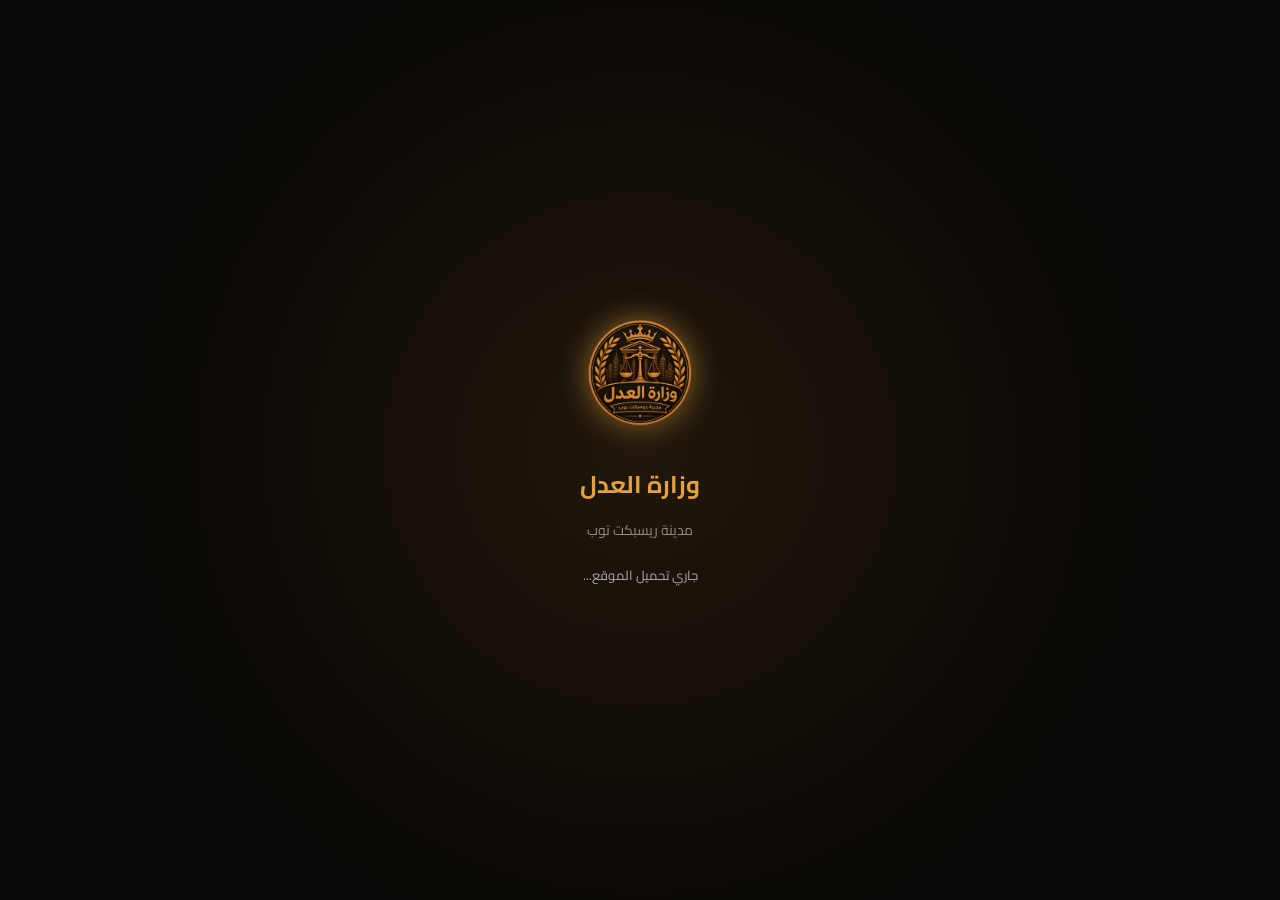
<file: index.html>
<!DOCTYPE html>
<html lang="ar" dir="rtl">

<head>
    <meta charset="UTF-8">
    <meta name="viewport" content="width=device-width, initial-scale=1.0">
    <title>وزارة العدل | ريسبكت توب</title>
    <link rel="stylesheet" href="css/style.css">
</head>

<body>

    <!-- شاشة التحميل (Loading Screen) -->
    <div id="loading-screen">
        <div style="text-align: center;">
            <img src="assets/logo.png" alt="شعار وزارة العدل" style="width: 120px; margin-bottom: 20px; filter: drop-shadow(0 0 15px rgba(228, 160, 59, 0.6));">
            <h2 style="color: #e4a03b; font-size: 24px; margin-bottom: 10px;">وزارة العدل</h2>
            <p style="color: #958b80; font-size: 14px; margin-bottom: 20px;">مدينة ريسبكت توب</p>
            <div style="color: #aaa; font-size: 13px;">جاري تحميل الموقع...</div>
        </div>
    </div>

  <!-- الشريط العلوي (Navbar) -->
    <header class="navbar">
        <div class="nav-logo">
            <img src="assets/logo.png" alt="وزارة العدل">
            <div>
                <strong>وزارة العدل</strong>
                <small>ريسبكت توب</small>
            </div>
        </div>

        <!-- حط الرابط هنا (لاحظ أننا نكتب pages/ قبل اسم الملف لأننا في الصفحة الرئيسية) -->
        <nav>
            <a href="index.html" class="active">الرئيسية</a>
            <a href="pages/constitution.html">دستور الدولة</a>
            <a href="pages/ministry-laws.html">قوانين وزارة العدل</a>
        </nav>
    </header>
    <!-- محتوى الصفحة الرئيسية -->
    <main class="hero">
        <div class="hero-content">
            <h1>مرحباً بك في بوابة وزارة العدل</h1>
            <p>المرجع الأساسي لتطبيق القوانين، حفظ الحقوق، وتحقيق العدالة في مدينة ريسبكت توب.</p>
        </div>
    </main>

    <script src="js/script.js"></script>
</body>

</html>
</file>
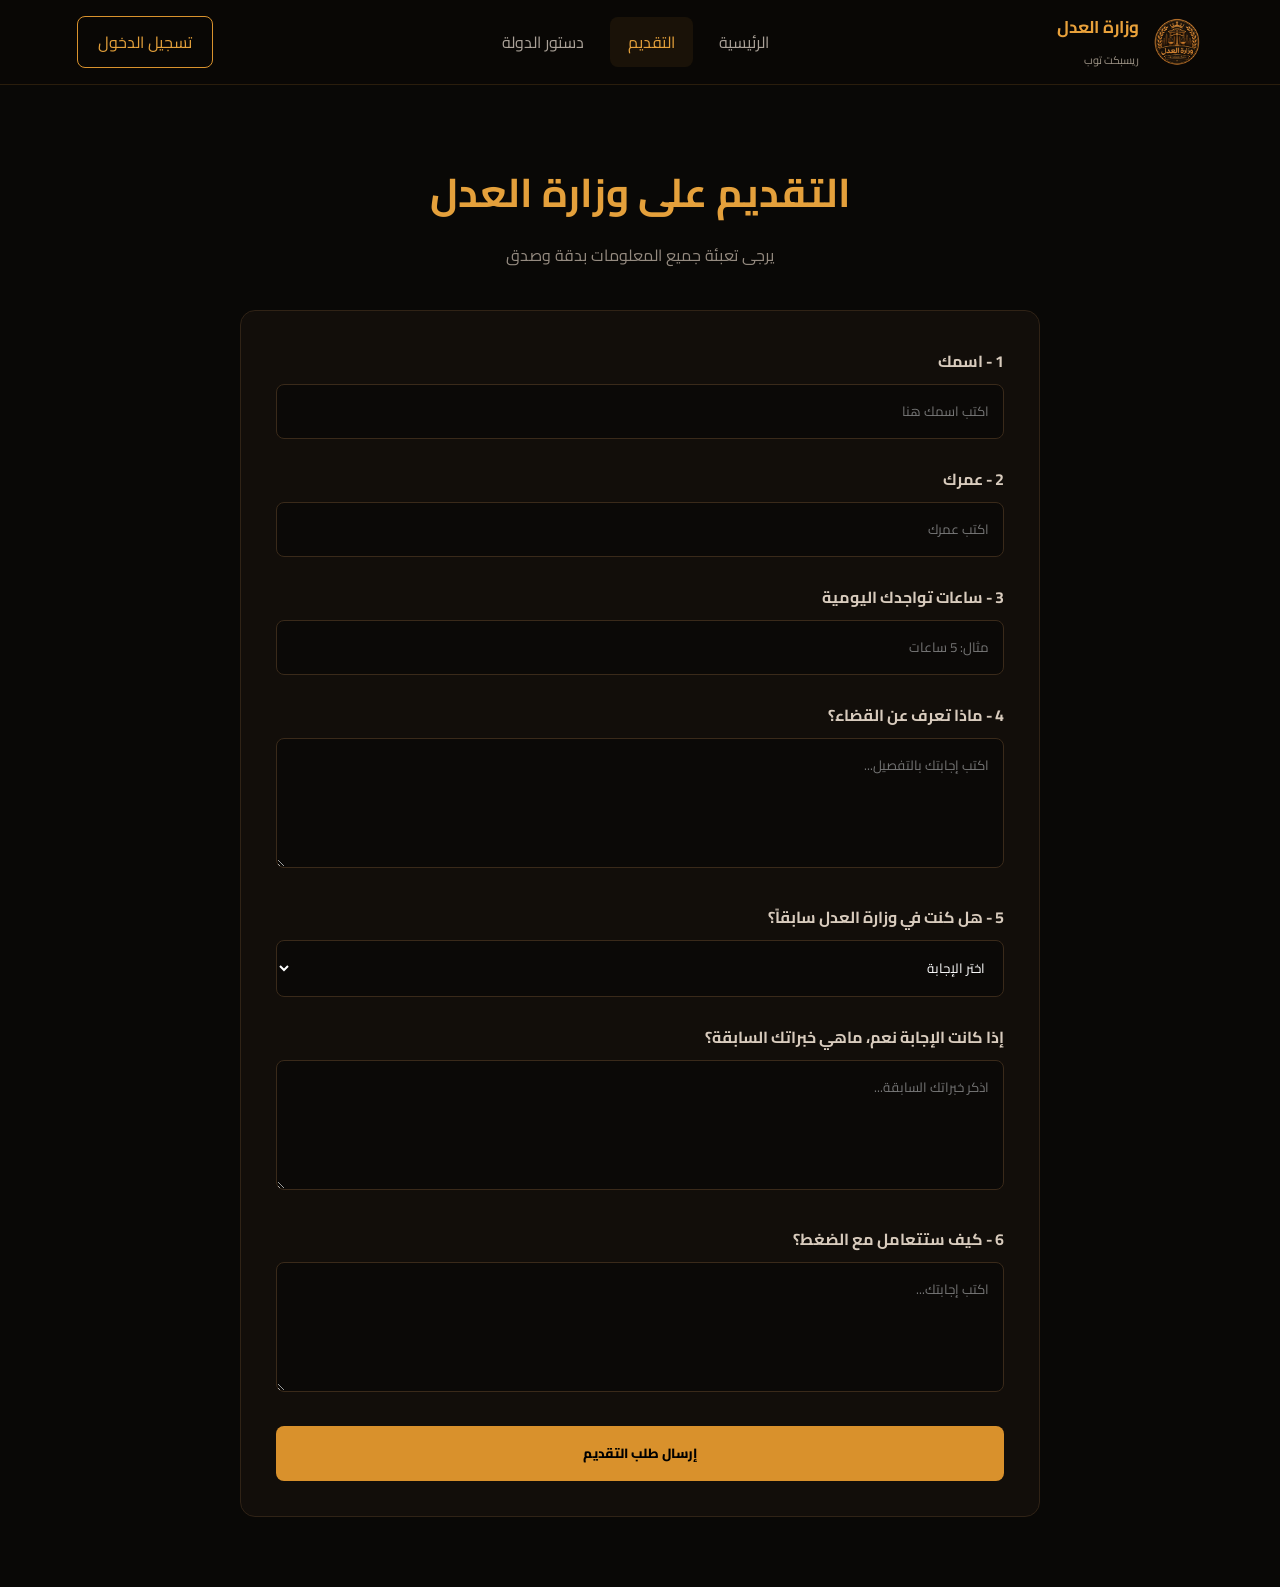
<file: pages/apply.html>
<!DOCTYPE html>
<html lang="ar" dir="rtl">

<head>

    <meta charset="UTF-8">

    <meta name="viewport" content="width=device-width, initial-scale=1.0">

    <title>التقديم | وزارة العدل</title>

    <link rel="stylesheet" href="../css/style.css">

    <style>

        .application {
            max-width: 850px;
            margin: 70px auto;
            padding: 0 25px;
        }

        .application-header {
            text-align: center;
            margin-bottom: 40px;
        }

        .application-header h1 {
            color: #e4a03b;
            font-size: 40px;
        }

        .application-header p {
            color: #958b80;
            margin-top: 10px;
        }

        .form-box {
            background: #120e0a;
            border: 1px solid #302316;
            border-radius: 15px;
            padding: 35px;
        }

        .form-group {
            margin-bottom: 25px;
        }

        .form-group label {
            display: block;
            margin-bottom: 8px;
            color: #d8cbbd;
            font-weight: 700;
        }

        .form-group input,
        .form-group textarea,
        .form-group select {
            width: 100%;
            padding: 14px;

            background: #0b0907;

            border: 1px solid #3a2a1a;

            border-radius: 8px;

            color: white;

            font-family: inherit;

            outline: none;
        }

        .form-group textarea {
            min-height: 130px;
            resize: vertical;
        }

        .form-group input:focus,
        .form-group textarea:focus,
        .form-group select:focus {
            border-color: #d9912c;
        }

        .submit-btn {
            width: 100%;

            padding: 15px;

            background: #d9912c;

            border: none;

            border-radius: 8px;

            font-family: inherit;

            font-weight: 800;

            cursor: pointer;

            transition: .3s;
        }

        .submit-btn:hover {
            background: #e7a03b;
            transform: translateY(-2px);
        }

    </style>

</head>

<body>

<header class="navbar">

    <div class="nav-logo">

        <img src="../assets/logo.png">

        <div>
            <strong>وزارة العدل</strong>
            <small>ريسبكت توب</small>
        </div>

    </div>

    <nav>

        <a href="../index.html">
            الرئيسية
        </a>

        <a href="apply.html" class="active">
            التقديم
        </a>

        <a href="constitution.html">
            دستور الدولة
        </a>

    </nav>

    <a href="#" class="discord-login" onclick="discordLogin()">
        تسجيل الدخول
    </a>

</header>


<main class="application">

    <div class="application-header">

        <h1>
            التقديم على وزارة العدل
        </h1>

        <p>
            يرجى تعبئة جميع المعلومات بدقة وصدق
        </p>

    </div>


    <form class="form-box">

        <div class="form-group">

            <label>
                1 - اسمك
            </label>

            <input
                type="text"
                placeholder="اكتب اسمك هنا"
                required
            >

        </div>


        <div class="form-group">

            <label>
                2 - عمرك
            </label>

            <input
                type="number"
                placeholder="اكتب عمرك"
                min="1"
                required
            >

        </div>


        <div class="form-group">

            <label>
                3 - ساعات تواجدك اليومية
            </label>

            <input
                type="number"
                placeholder="مثال: 5 ساعات"
                min="0"
                required
            >

        </div>


        <div class="form-group">

            <label>
                4 - ماذا تعرف عن القضاء؟
            </label>

            <textarea
                placeholder="اكتب إجابتك بالتفصيل..."
                required
            ></textarea>

        </div>


        <div class="form-group">

            <label>
                5 - هل كنت في وزارة العدل سابقاً؟
            </label>

            <select required>

                <option value="">
                    اختر الإجابة
                </option>

                <option value="yes">
                    نعم
                </option>

                <option value="no">
                    لا
                </option>

            </select>

        </div>


        <div class="form-group">

            <label>
                إذا كانت الإجابة نعم، ماهي خبراتك السابقة؟
            </label>

            <textarea
                placeholder="اذكر خبراتك السابقة..."
            ></textarea>

        </div>


        <div class="form-group">

            <label>
                6 - كيف ستتعامل مع الضغط؟
            </label>

            <textarea
                placeholder="اكتب إجابتك..."
                required
            ></textarea>

        </div>


        <button
            type="submit"
            class="submit-btn"
        >
            إرسال طلب التقديم
        </button>

    </form>

</main>


<script src="../js/script.js"></script>

</body>
</html>
</file>
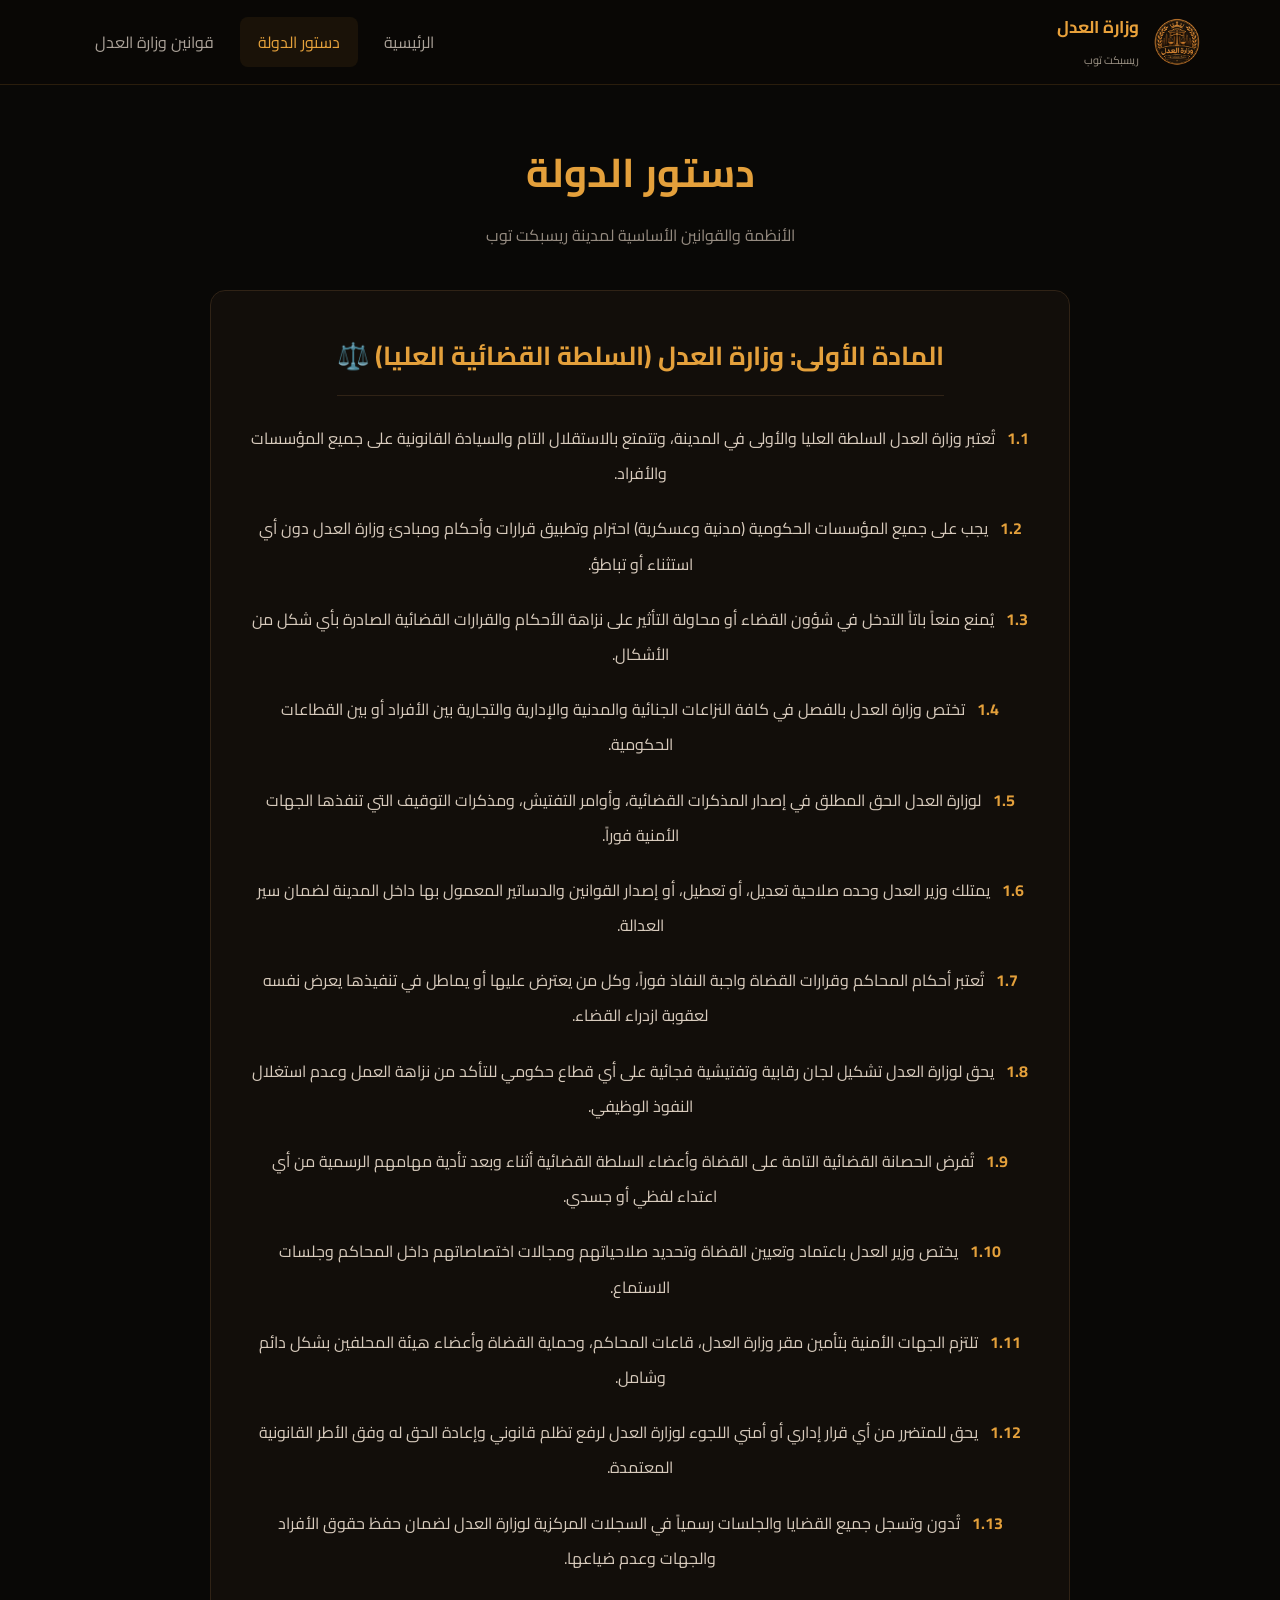
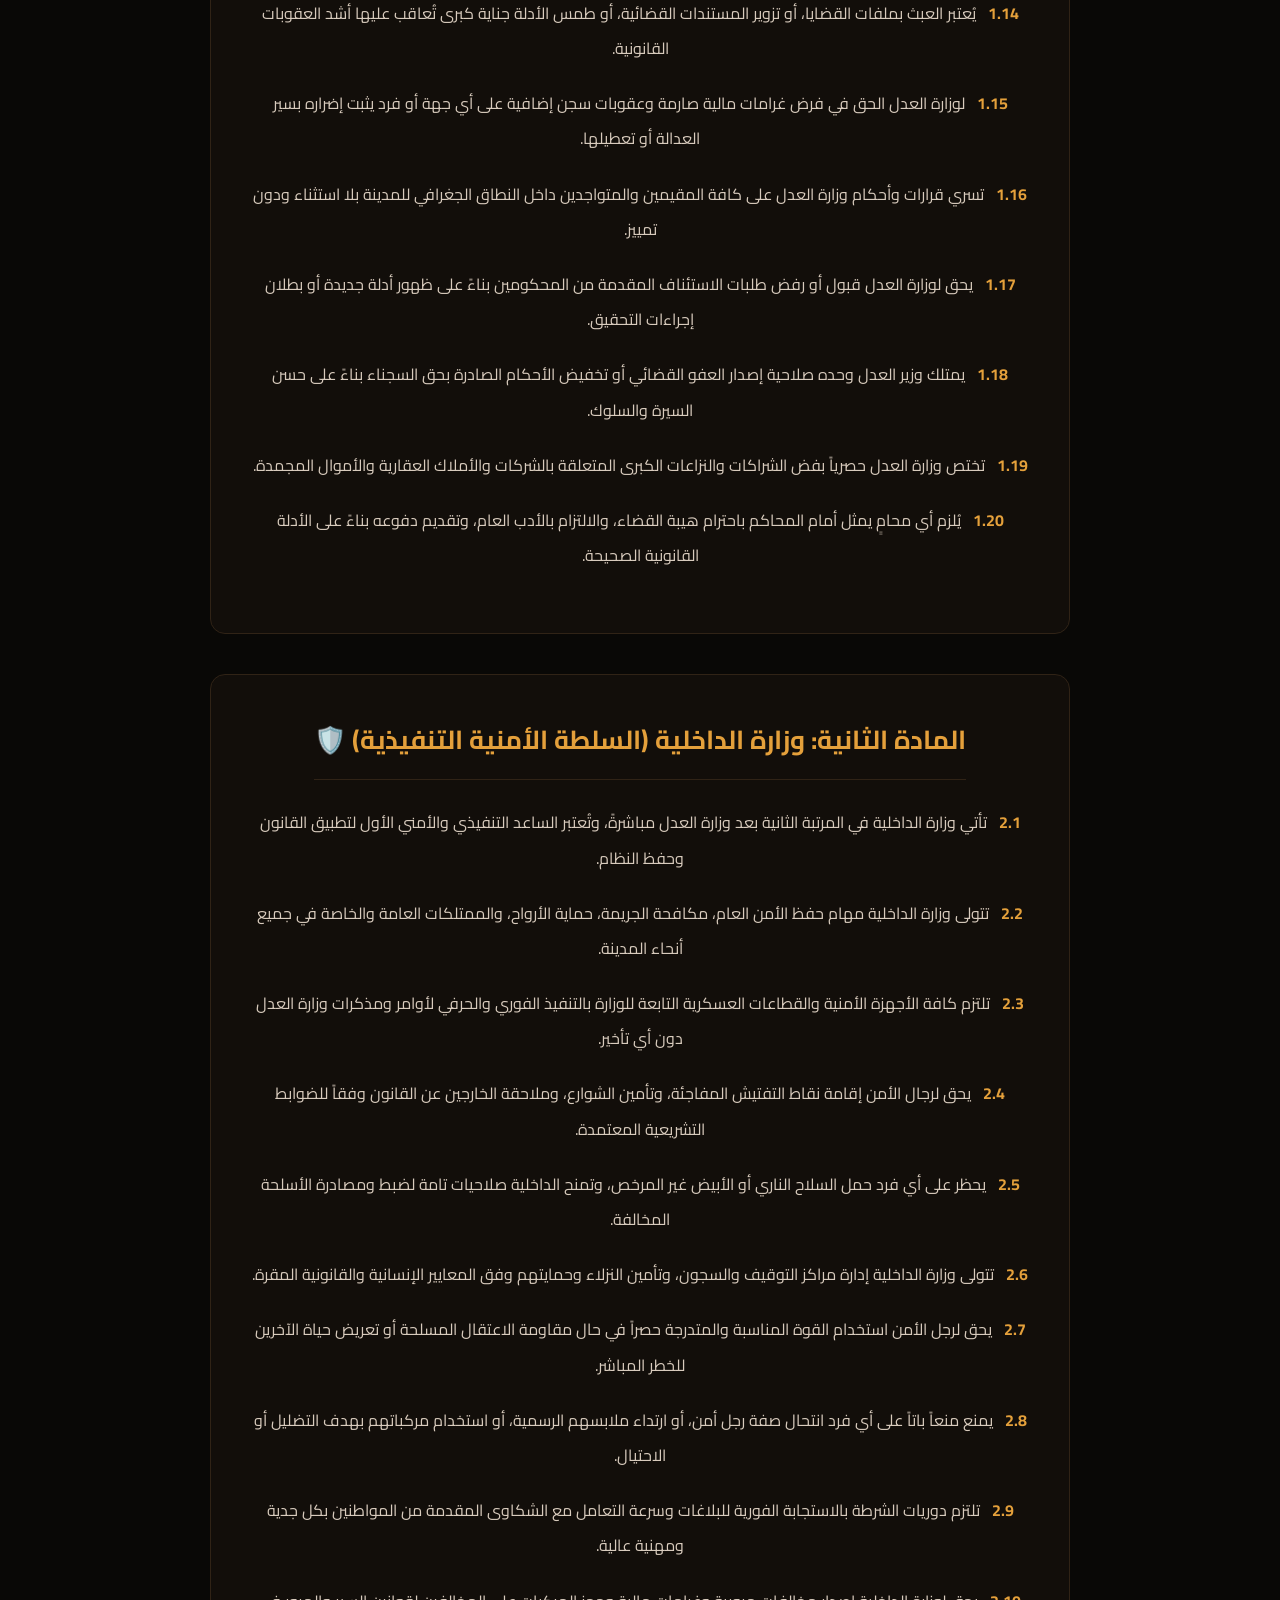
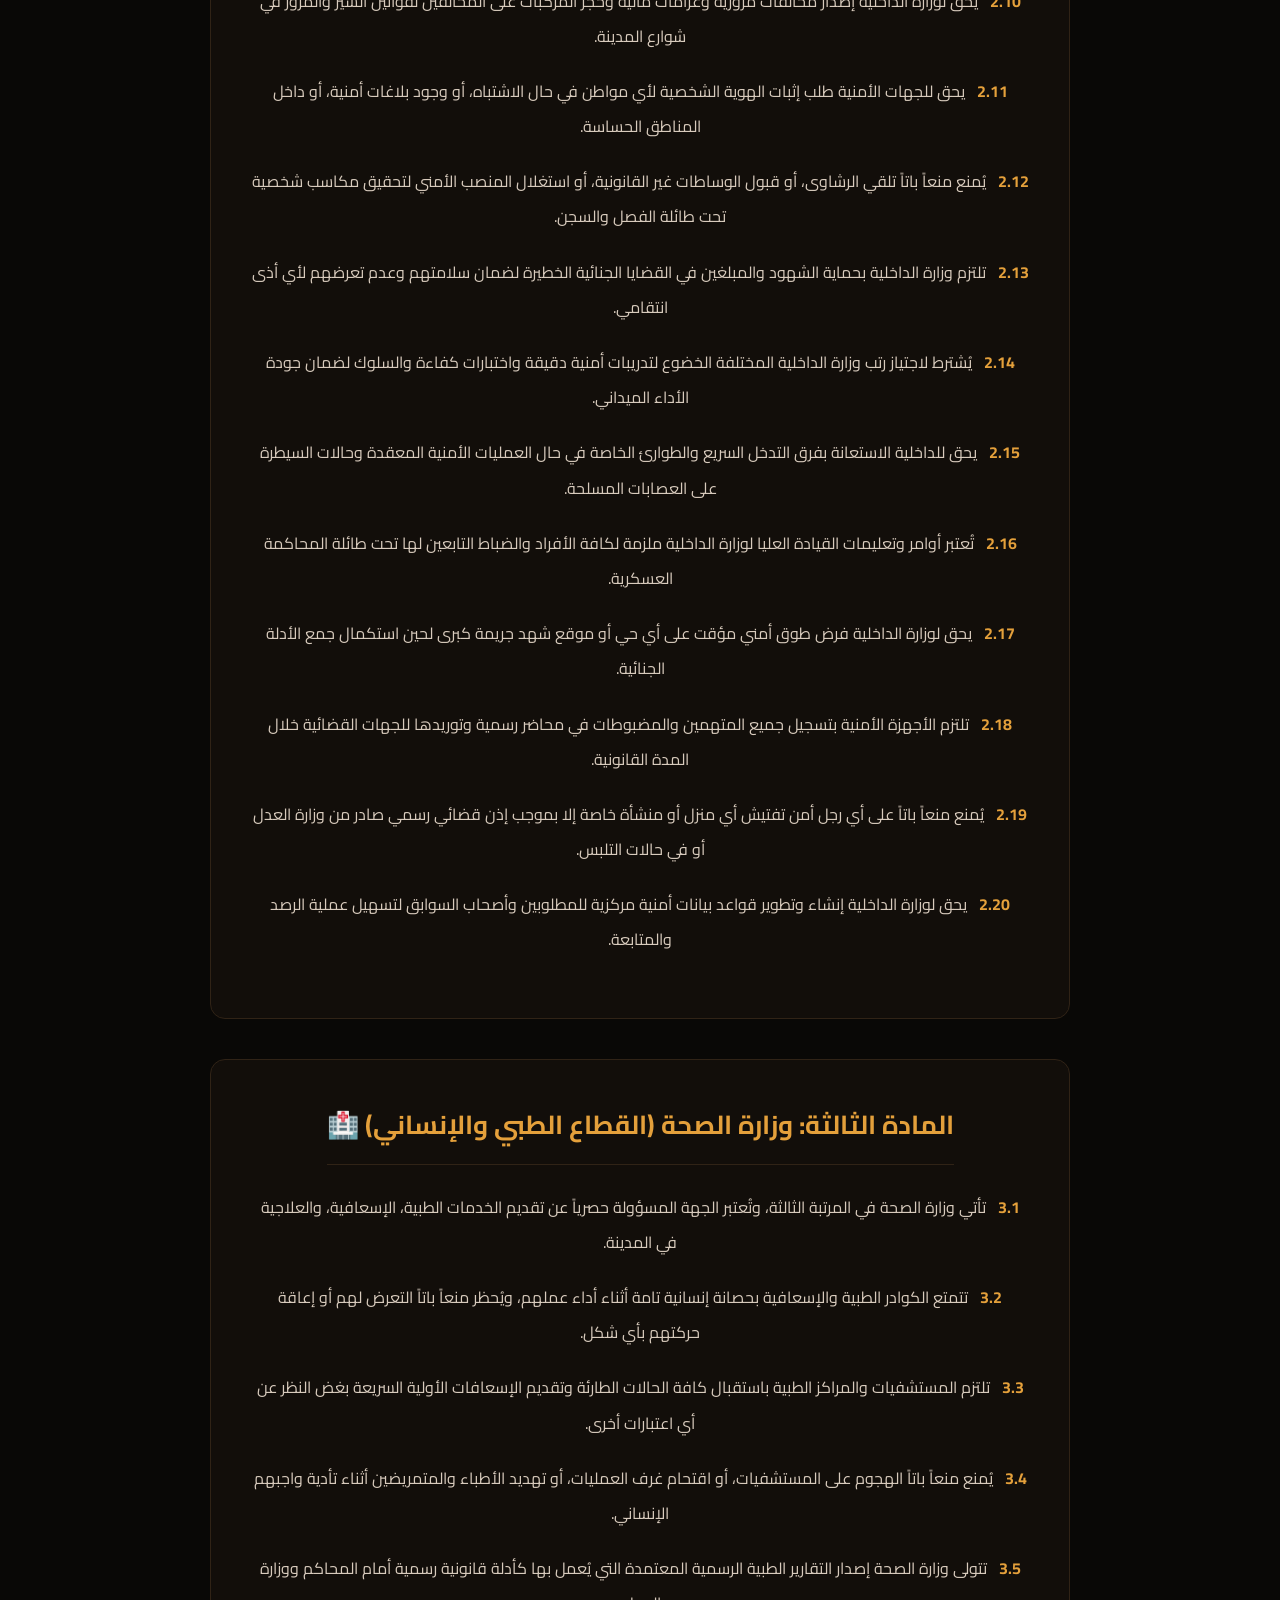
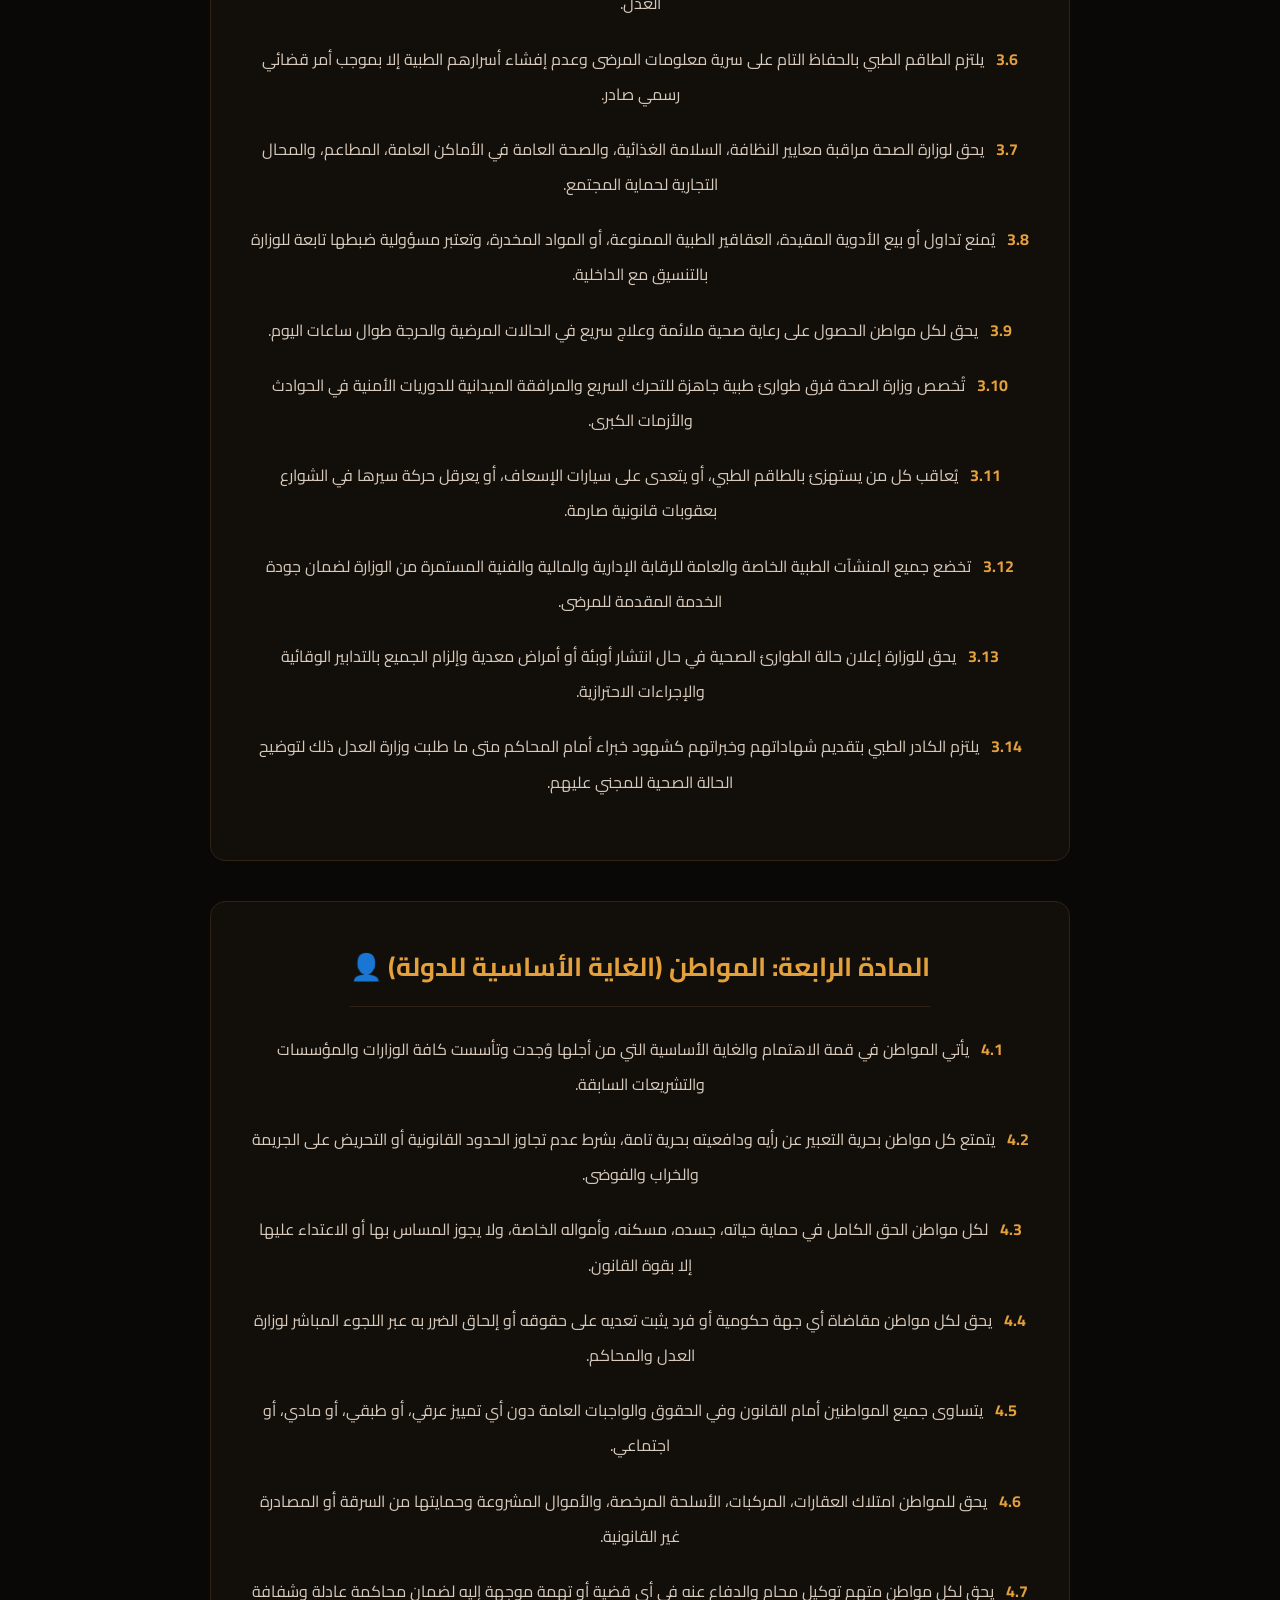
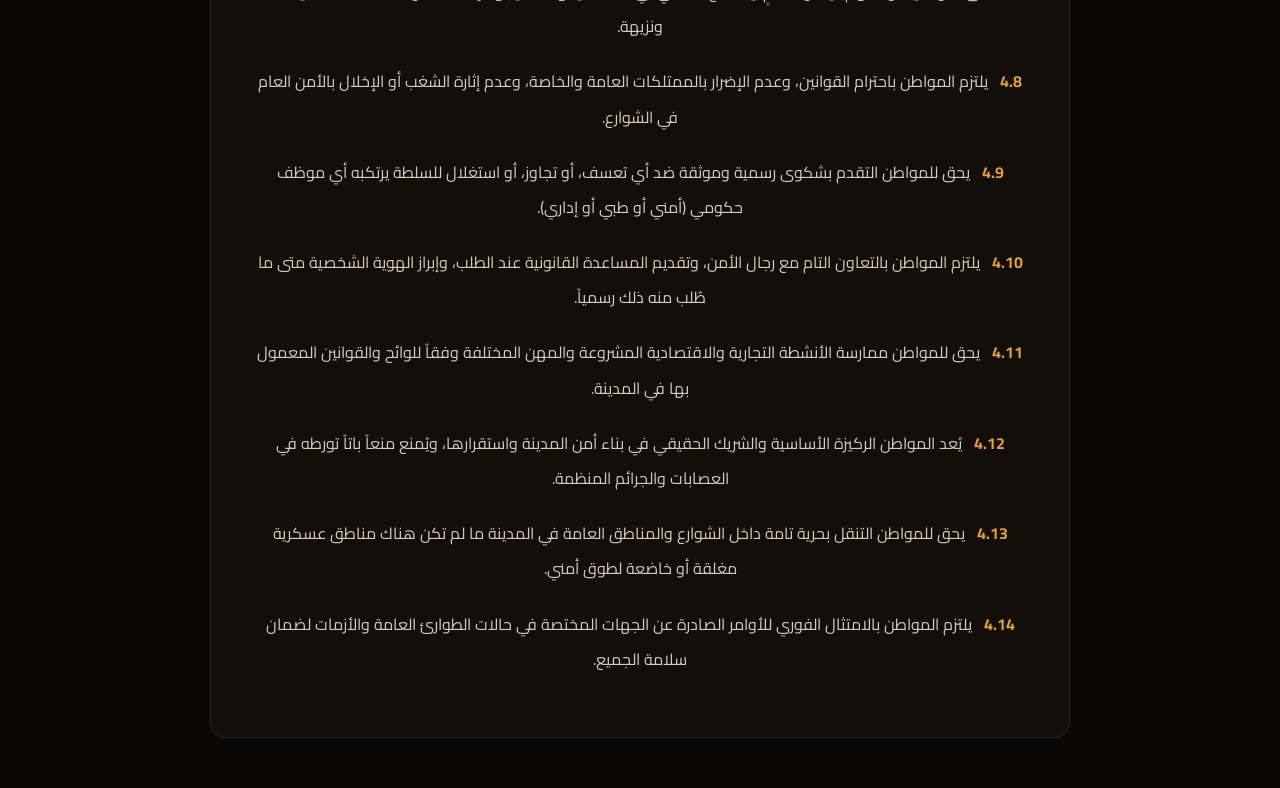
<file: pages/constitution.html>
<!DOCTYPE html>
<html lang="ar" dir="rtl">

<head>
    <meta charset="UTF-8">
    <meta name="viewport" content="width=device-width, initial-scale=1.0">
    <title>دستور الدولة | وزارة العدل</title>
    <link rel="stylesheet" href="../css/style.css">

    <style>
        .constitution-container {
            max-width: 900px;
            margin: 50px auto;
            padding: 0 20px;
        }

        .constitution-section {
            background: #120e0a;
            border: 1px solid #302316;
            border-radius: 15px;
            padding: 40px;
            margin-bottom: 40px;
            text-align: center;
        }

        .constitution-section h2 {
            color: #e4a03b;
            font-size: 26px;
            margin-bottom: 25px;
            border-bottom: 1px solid #302316;
            padding-bottom: 15px;
            display: inline-block;
        }

        .constitution-item {
            margin-bottom: 20px;
            line-height: 2.2;
            color: #d8cbbd;
            font-size: 16px;
        }

        .constitution-item strong {
            color: #e4a03b;
            margin-left: 8px;
        }
    </style>
</head>

<body>

   <!-- الشريط العلوي (Navbar) -->
    <header class="navbar">
        <div class="nav-logo">
            <img src="../assets/logo.png" alt="وزارة العدل">
            <div>
                <strong>وزارة العدل</strong>
                <small>ريسبكت توب</small>
            </div>
        </div>

        <!-- حط الرابط هنا -->
        <nav>
            <a href="../index.html">الرئيسية</a>
            <a href="constitution.html" class="active">دستور الدولة</a>
            <a href="ministry-laws.html">قوانين وزارة العدل</a>
        </nav>
    </header>
    <main class="constitution-container">
        <div class="application-header" style="text-align: center; margin-bottom: 40px;">
            <h1 style="color: #e4a03b; font-size: 40px;">دستور الدولة</h1>
            <p style="color: #958b80; margin-top: 10px;">الأنظمة والقوانين الأساسية لمدينة ريسبكت توب</p>
        </div>

        <!-- المادة الأولى -->
        <div class="constitution-section">
            <h2>المادة الأولى: وزارة العدل (السلطة القضائية العليا) ⚖️</h2>
            <div class="constitution-item"><strong>1.1</strong> تُعتبر وزارة العدل السلطة العليا والأولى في المدينة، وتتمتع بالاستقلال التام والسيادة القانونية على جميع المؤسسات والأفراد.</div>
            <div class="constitution-item"><strong>1.2</strong> يجب على جميع المؤسسات الحكومية (مدنية وعسكرية) احترام وتطبيق قرارات وأحكام ومبادئ وزارة العدل دون أي استثناء أو تباطؤ.</div>
            <div class="constitution-item"><strong>1.3</strong> يُمنع منعاً باتاً التدخل في شؤون القضاء أو محاولة التأثير على نزاهة الأحكام والقرارات القضائية الصادرة بأي شكل من الأشكال.</div>
            <div class="constitution-item"><strong>1.4</strong> تختص وزارة العدل بالفصل في كافة النزاعات الجنائية والمدنية والإدارية والتجارية بين الأفراد أو بين القطاعات الحكومية.</div>
            <div class="constitution-item"><strong>1.5</strong> لوزارة العدل الحق المطلق في إصدار المذكرات القضائية، وأوامر التفتيش، ومذكرات التوقيف التي تنفذها الجهات الأمنية فوراً.</div>
            <div class="constitution-item"><strong>1.6</strong> يمتلك وزير العدل وحده صلاحية تعديل، أو تعطيل، أو إصدار القوانين والدساتير المعمول بها داخل المدينة لضمان سير العدالة.</div>
            <div class="constitution-item"><strong>1.7</strong> تُعتبر أحكام المحاكم وقرارات القضاة واجبة النفاذ فوراً، وكل من يعترض عليها أو يماطل في تنفيذها يعرض نفسه لعقوبة ازدراء القضاء.</div>
            <div class="constitution-item"><strong>1.8</strong> يحق لوزارة العدل تشكيل لجان رقابية وتفتيشية فجائية على أي قطاع حكومي للتأكد من نزاهة العمل وعدم استغلال النفوذ الوظيفي.</div>
            <div class="constitution-item"><strong>1.9</strong> تُفرض الحصانة القضائية التامة على القضاة وأعضاء السلطة القضائية أثناء وبعد تأدية مهامهم الرسمية من أي اعتداء لفظي أو جسدي.</div>
            <div class="constitution-item"><strong>1.10</strong> يختص وزير العدل باعتماد وتعيين القضاة وتحديد صلاحياتهم ومجالات اختصاصاتهم داخل المحاكم وجلسات الاستماع.</div>
            <div class="constitution-item"><strong>1.11</strong> تلتزم الجهات الأمنية بتأمين مقر وزارة العدل، قاعات المحاكم، وحماية القضاة وأعضاء هيئة المحلفين بشكل دائم وشامل.</div>
            <div class="constitution-item"><strong>1.12</strong> يحق للمتضرر من أي قرار إداري أو أمني اللجوء لوزارة العدل لرفع تظلم قانوني وإعادة الحق له وفق الأطر القانونية المعتمدة.</div>
            <div class="constitution-item"><strong>1.13</strong> تُدون وتسجل جميع القضايا والجلسات رسمياً في السجلات المركزية لوزارة العدل لضمان حفظ حقوق الأفراد والجهات وعدم ضياعها.</div>
            <div class="constitution-item"><strong>1.14</strong> يُعتبر العبث بملفات القضايا، أو تزوير المستندات القضائية، أو طمس الأدلة جناية كبرى تُعاقب عليها أشد العقوبات القانونية.</div>
            <div class="constitution-item"><strong>1.15</strong> لوزارة العدل الحق في فرض غرامات مالية صارمة وعقوبات سجن إضافية على أي جهة أو فرد يثبت إضراره بسير العدالة أو تعطيلها.</div>
            <div class="constitution-item"><strong>1.16</strong> تسري قرارات وأحكام وزارة العدل على كافة المقيمين والمتواجدين داخل النطاق الجغرافي للمدينة بلا استثناء ودون تمييز.</div>
            <div class="constitution-item"><strong>1.17</strong> يحق لوزارة العدل قبول أو رفض طلبات الاستئناف المقدمة من المحكومين بناءً على ظهور أدلة جديدة أو بطلان إجراءات التحقيق.</div>
            <div class="constitution-item"><strong>1.18</strong> يمتلك وزير العدل وحده صلاحية إصدار العفو القضائي أو تخفيض الأحكام الصادرة بحق السجناء بناءً على حسن السيرة والسلوك.</div>
            <div class="constitution-item"><strong>1.19</strong> تختص وزارة العدل حصرياً بفض الشراكات والنزاعات الكبرى المتعلقة بالشركات والأملاك العقارية والأموال المجمدة.</div>
            <div class="constitution-item"><strong>1.20</strong> يُلزم أي محامٍ يمثل أمام المحاكم باحترام هيبة القضاء، والالتزام بالأدب العام، وتقديم دفوعه بناءً على الأدلة القانونية الصحيحة.</div>
        </div>

        <!-- المادة الثانية -->
        <div class="constitution-section">
            <h2>المادة الثانية: وزارة الداخلية (السلطة الأمنية التنفيذية) 🛡️</h2>
            <div class="constitution-item"><strong>2.1</strong> تأتي وزارة الداخلية في المرتبة الثانية بعد وزارة العدل مباشرةً، وتُعتبر الساعد التنفيذي والأمني الأول لتطبيق القانون وحفظ النظام.</div>
            <div class="constitution-item"><strong>2.2</strong> تتولى وزارة الداخلية مهام حفظ الأمن العام، مكافحة الجريمة، حماية الأرواح، والممتلكات العامة والخاصة في جميع أنحاء المدينة.</div>
            <div class="constitution-item"><strong>2.3</strong> تلتزم كافة الأجهزة الأمنية والقطاعات العسكرية التابعة للوزارة بالتنفيذ الفوري والحرفي لأوامر ومذكرات وزارة العدل دون أي تأخير.</div>
            <div class="constitution-item"><strong>2.4</strong> يحق لرجال الأمن إقامة نقاط التفتيش المفاجئة، وتأمين الشوارع، وملاحقة الخارجين عن القانون وفقاً للضوابط التشريعية المعتمدة.</div>
            <div class="constitution-item"><strong>2.5</strong> يحظر على أي فرد حمل السلاح الناري أو الأبيض غير المرخص، وتمنح الداخلية صلاحيات تامة لضبط ومصادرة الأسلحة المخالفة.</div>
            <div class="constitution-item"><strong>2.6</strong> تتولى وزارة الداخلية إدارة مراكز التوقيف والسجون، وتأمين النزلاء وحمايتهم وفق المعايير الإنسانية والقانونية المقرة.</div>
            <div class="constitution-item"><strong>2.7</strong> يحق لرجل الأمن استخدام القوة المناسبة والمتدرجة حصراً في حال مقاومة الاعتقال المسلحة أو تعريض حياة الآخرين للخطر المباشر.</div>
            <div class="constitution-item"><strong>2.8</strong> يمنع منعاً باتاً على أي فرد انتحال صفة رجل أمن، أو ارتداء ملابسهم الرسمية، أو استخدام مركباتهم بهدف التضليل أو الاحتيال.</div>
            <div class="constitution-item"><strong>2.9</strong> تلتزم دوريات الشرطة بالاستجابة الفورية للبلاغات وسرعة التعامل مع الشكاوى المقدمة من المواطنين بكل جدية ومهنية عالية.</div>
            <div class="constitution-item"><strong>2.10</strong> يحق لوزارة الداخلية إصدار مخالفات مرورية وغرامات مالية وحجز المركبات على المخالفين لقوانين السير والمرور في شوارع المدينة.</div>
            <div class="constitution-item"><strong>2.11</strong> يحق للجهات الأمنية طلب إثبات الهوية الشخصية لأي مواطن في حال الاشتباه، أو وجود بلاغات أمنية، أو داخل المناطق الحساسة.</div>
            <div class="constitution-item"><strong>2.12</strong> يُمنع منعاً باتاً تلقي الرشاوى، أو قبول الوساطات غير القانونية، أو استغلال المنصب الأمني لتحقيق مكاسب شخصية تحت طائلة الفصل والسجن.</div>
            <div class="constitution-item"><strong>2.13</strong> تلتزم وزارة الداخلية بحماية الشهود والمبلغين في القضايا الجنائية الخطيرة لضمان سلامتهم وعدم تعرضهم لأي أذى انتقامي.</div>
            <div class="constitution-item"><strong>2.14</strong> يُشترط لاجتياز رتب وزارة الداخلية المختلفة الخضوع لتدريبات أمنية دقيقة واختبارات كفاءة والسلوك لضمان جودة الأداء الميداني.</div>
            <div class="constitution-item"><strong>2.15</strong> يحق للداخلية الاستعانة بفرق التدخل السريع والطوارئ الخاصة في حال العمليات الأمنية المعقدة وحالات السيطرة على العصابات المسلحة.</div>
            <div class="constitution-item"><strong>2.16</strong> تُعتبر أوامر وتعليمات القيادة العليا لوزارة الداخلية ملزمة لكافة الأفراد والضباط التابعين لها تحت طائلة المحاكمة العسكرية.</div>
            <div class="constitution-item"><strong>2.17</strong> يحق لوزارة الداخلية فرض طوق أمني مؤقت على أي حي أو موقع شهد جريمة كبرى لحين استكمال جمع الأدلة الجنائية.</div>
            <div class="constitution-item"><strong>2.18</strong> تلتزم الأجهزة الأمنية بتسجيل جميع المتهمين والمضبوطات في محاضر رسمية وتوريدها للجهات القضائية خلال المدة القانونية.</div>
            <div class="constitution-item"><strong>2.19</strong> يُمنع منعاً باتاً على أي رجل أمن تفتيش أي منزل أو منشأة خاصة إلا بموجب إذن قضائي رسمي صادر من وزارة العدل أو في حالات التلبس.</div>
            <div class="constitution-item"><strong>2.20</strong> يحق لوزارة الداخلية إنشاء وتطوير قواعد بيانات أمنية مركزية للمطلوبين وأصحاب السوابق لتسهيل عملية الرصد والمتابعة.</div>
        </div>

        <!-- المادة الثالثة -->
        <div class="constitution-section">
            <h2>المادة الثالثة: وزارة الصحة (القطاع الطبي والإنساني) 🏥</h2>
            <div class="constitution-item"><strong>3.1</strong> تأتي وزارة الصحة في المرتبة الثالثة، وتُعتبر الجهة المسؤولة حصرياً عن تقديم الخدمات الطبية، الإسعافية، والعلاجية في المدينة.</div>
            <div class="constitution-item"><strong>3.2</strong> تتمتع الكوادر الطبية والإسعافية بحصانة إنسانية تامة أثناء أداء عملهم، ويُحظر منعاً باتاً التعرض لهم أو إعاقة حركتهم بأي شكل.</div>
            <div class="constitution-item"><strong>3.3</strong> تلتزم المستشفيات والمراكز الطبية باستقبال كافة الحالات الطارئة وتقديم الإسعافات الأولية السريعة بغض النظر عن أي اعتبارات أخرى.</div>
            <div class="constitution-item"><strong>3.4</strong> يُمنع منعاً باتاً الهجوم على المستشفيات، أو اقتحام غرف العمليات، أو تهديد الأطباء والمتمريضين أثناء تأدية واجبهم الإنساني.</div>
            <div class="constitution-item"><strong>3.5</strong> تتولى وزارة الصحة إصدار التقارير الطبية الرسمية المعتمدة التي يُعمل بها كأدلة قانونية رسمية أمام المحاكم ووزارة العدل.</div>
            <div class="constitution-item"><strong>3.6</strong> يلتزم الطاقم الطبي بالحفاظ التام على سرية معلومات المرضى وعدم إفشاء أسرارهم الطبية إلا بموجب أمر قضائي رسمي صادر.</div>
            <div class="constitution-item"><strong>3.7</strong> يحق لوزارة الصحة مراقبة معايير النظافة، السلامة الغذائية، والصحة العامة في الأماكن العامة، المطاعم، والمحال التجارية لحماية المجتمع.</div>
            <div class="constitution-item"><strong>3.8</strong> يُمنع تداول أو بيع الأدوية المقيدة، العقاقير الطبية الممنوعة، أو المواد المخدرة، وتعتبر مسؤولية ضبطها تابعة للوزارة بالتنسيق مع الداخلية.</div>
            <div class="constitution-item"><strong>3.9</strong> يحق لكل مواطن الحصول على رعاية صحية ملائمة وعلاج سريع في الحالات المرضية والحرجة طوال ساعات اليوم.</div>
            <div class="constitution-item"><strong>3.10</strong> تُخصص وزارة الصحة فرق طوارئ طبية جاهزة للتحرك السريع والمرافقة الميدانية للدوريات الأمنية في الحوادث والأزمات الكبرى.</div>
            <div class="constitution-item"><strong>3.11</strong> يُعاقب كل من يستهزئ بالطاقم الطبي، أو يتعدى على سيارات الإسعاف، أو يعرقل حركة سيرها في الشوارع بعقوبات قانونية صارمة.</div>
            <div class="constitution-item"><strong>3.12</strong> تخضع جميع المنشآت الطبية الخاصة والعامة للرقابة الإدارية والمالية والفنية المستمرة من الوزارة لضمان جودة الخدمة المقدمة للمرضى.</div>
            <div class="constitution-item"><strong>3.13</strong> يحق للوزارة إعلان حالة الطوارئ الصحية في حال انتشار أوبئة أو أمراض معدية وإلزام الجميع بالتدابير الوقائية والإجراءات الاحترازية.</div>
            <div class="constitution-item"><strong>3.14</strong> يلتزم الكادر الطبي بتقديم شهاداتهم وخبراتهم كشهود خبراء أمام المحاكم متى ما طلبت وزارة العدل ذلك لتوضيح الحالة الصحية للمجني عليهم.</div>
        </div>

        <!-- المادة الرابعة -->
        <div class="constitution-section">
            <h2>المادة الرابعة: المواطن (الغاية الأساسية للدولة) 👤</h2>
            <div class="constitution-item"><strong>4.1</strong> يأتي المواطن في قمة الاهتمام والغاية الأساسية التي من أجلها وُجدت وتأسست كافة الوزارات والمؤسسات والتشريعات السابقة.</div>
            <div class="constitution-item"><strong>4.2</strong> يتمتع كل مواطن بحرية التعبير عن رأيه ودافعيته بحرية تامة، بشرط عدم تجاوز الحدود القانونية أو التحريض على الجريمة والخراب والفوضى.</div>
            <div class="constitution-item"><strong>4.3</strong> لكل مواطن الحق الكامل في حماية حياته، جسده، مسكنه، وأمواله الخاصة، ولا يجوز المساس بها أو الاعتداء عليها إلا بقوة القانون.</div>
            <div class="constitution-item"><strong>4.4</strong> يحق لكل مواطن مقاضاة أي جهة حكومية أو فرد يثبت تعديه على حقوقه أو إلحاق الضرر به عبر اللجوء المباشر لوزارة العدل والمحاكم.</div>
            <div class="constitution-item"><strong>4.5</strong> يتساوى جميع المواطنين أمام القانون وفي الحقوق والواجبات العامة دون أي تمييز عرقي، أو طبقي، أو مادي، أو اجتماعي.</div>
            <div class="constitution-item"><strong>4.6</strong> يحق للمواطن امتلاك العقارات، المركبات، الأسلحة المرخصة، والأموال المشروعة وحمايتها من السرقة أو المصادرة غير القانونية.</div>
            <div class="constitution-item"><strong>4.7</strong> يحق لكل مواطن متهم توكيل محامٍ والدفاع عنه في أي قضية أو تهمة موجهة إليه لضمان محاكمة عادلة وشفافة ونزيهة.</div>
            <div class="constitution-item"><strong>4.8</strong> يلتزم المواطن باحترام القوانين، وعدم الإضرار بالممتلكات العامة والخاصة، وعدم إثارة الشغب أو الإخلال بالأمن العام في الشوارع.</div>
            <div class="constitution-item"><strong>4.9</strong> يحق للمواطن التقدم بشكوى رسمية وموثقة ضد أي تعسف، أو تجاوز، أو استغلال للسلطة يرتكبه أي موظف حكومي (أمني أو طبي أو إداري).</div>
            <div class="constitution-item"><strong>4.10</strong> يلتزم المواطن بالتعاون التام مع رجال الأمن، وتقديم المساعدة القانونية عند الطلب، وإبراز الهوية الشخصية متى ما طُلب منه ذلك رسمياً.</div>
            <div class="constitution-item"><strong>4.11</strong> يحق للمواطن ممارسة الأنشطة التجارية والاقتصادية المشروعة والمهن المختلفة وفقاً للوائح والقوانين المعمول بها في المدينة.</div>
            <div class="constitution-item"><strong>4.12</strong> يُعد المواطن الركيزة الأساسية والشريك الحقيقي في بناء أمن المدينة واستقرارها، ويُمنع منعاً باتاً تورطه في العصابات والجرائم المنظمة.</div>
            <div class="constitution-item"><strong>4.13</strong> يحق للمواطن التنقل بحرية تامة داخل الشوارع والمناطق العامة في المدينة ما لم تكن هناك مناطق عسكرية مغلقة أو خاضعة لطوق أمني.</div>
            <div class="constitution-item"><strong>4.14</strong> يلتزم المواطن بالامتثال الفوري للأوامر الصادرة عن الجهات المختصة في حالات الطوارئ العامة والأزمات لضمان سلامة الجميع.</div>
        </div>
    </main>

    <script src="../js/script.js"></script>
</body>

</html>
</file>
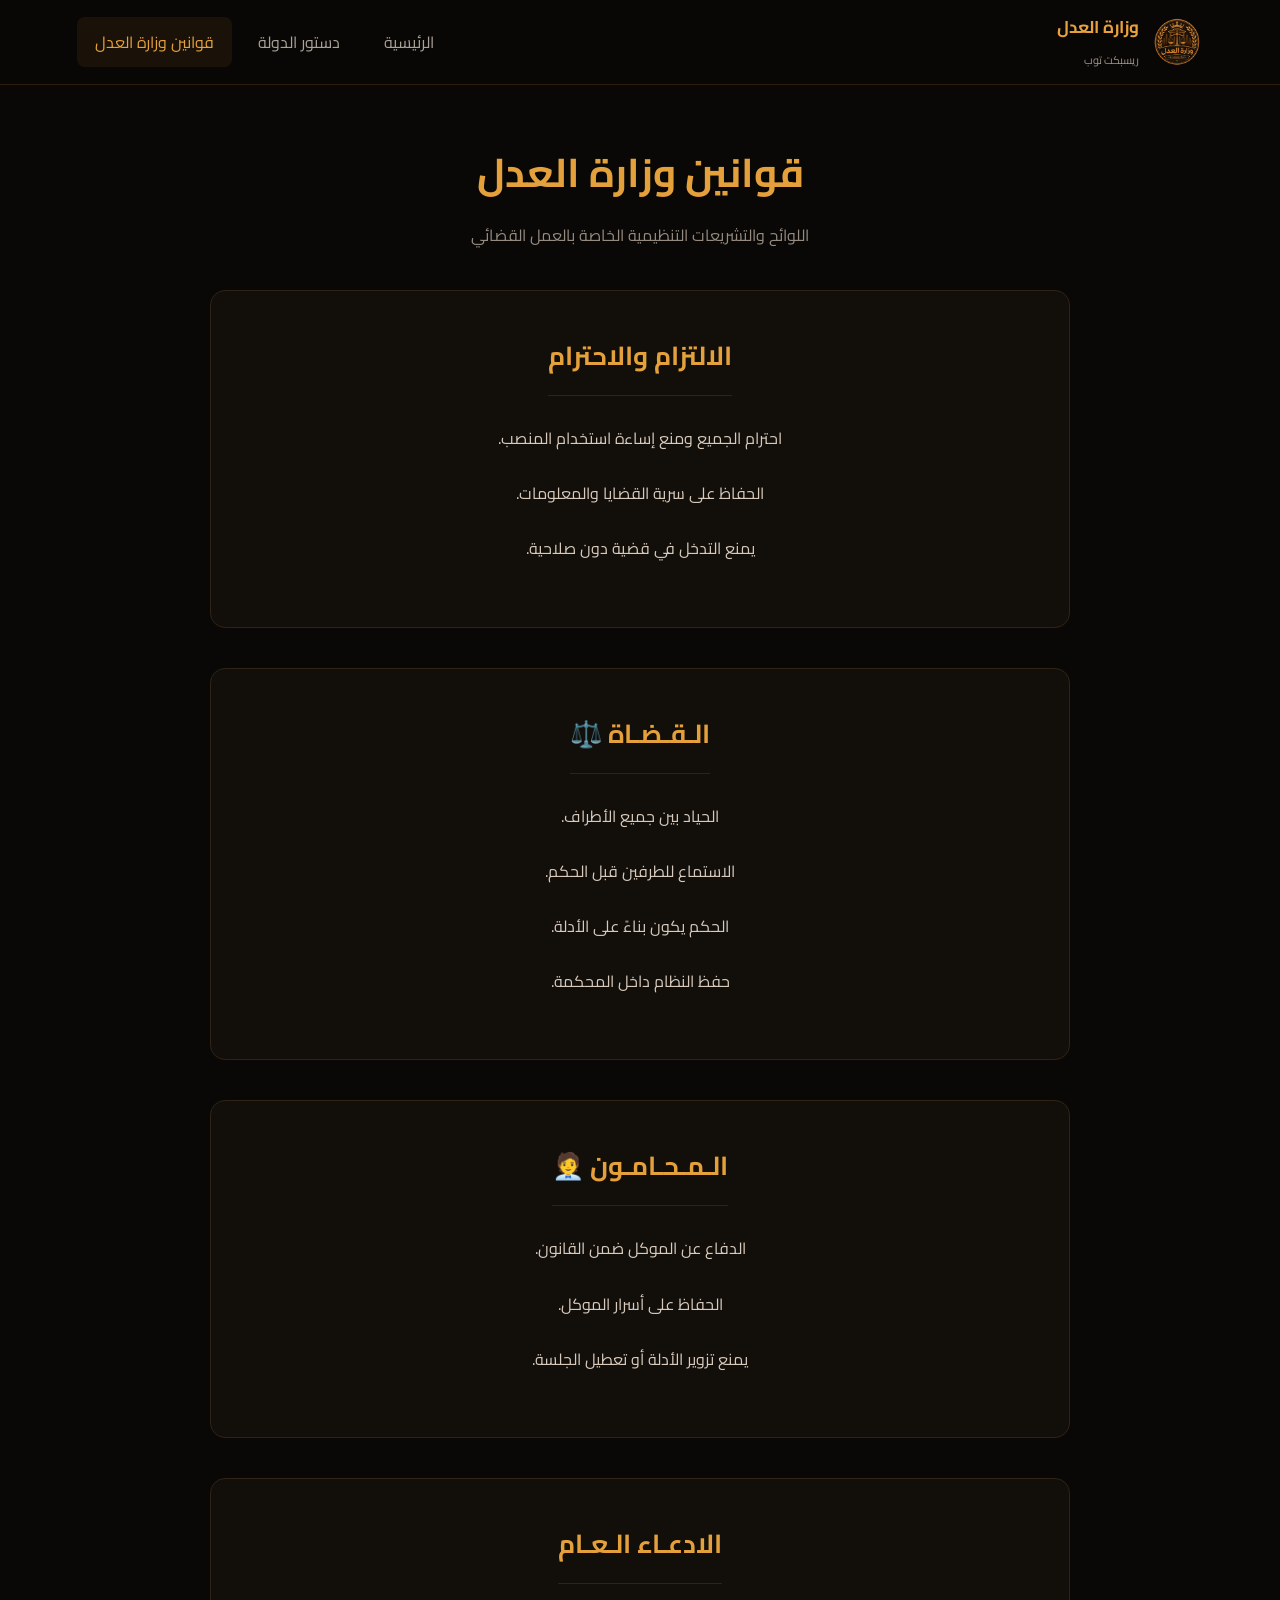
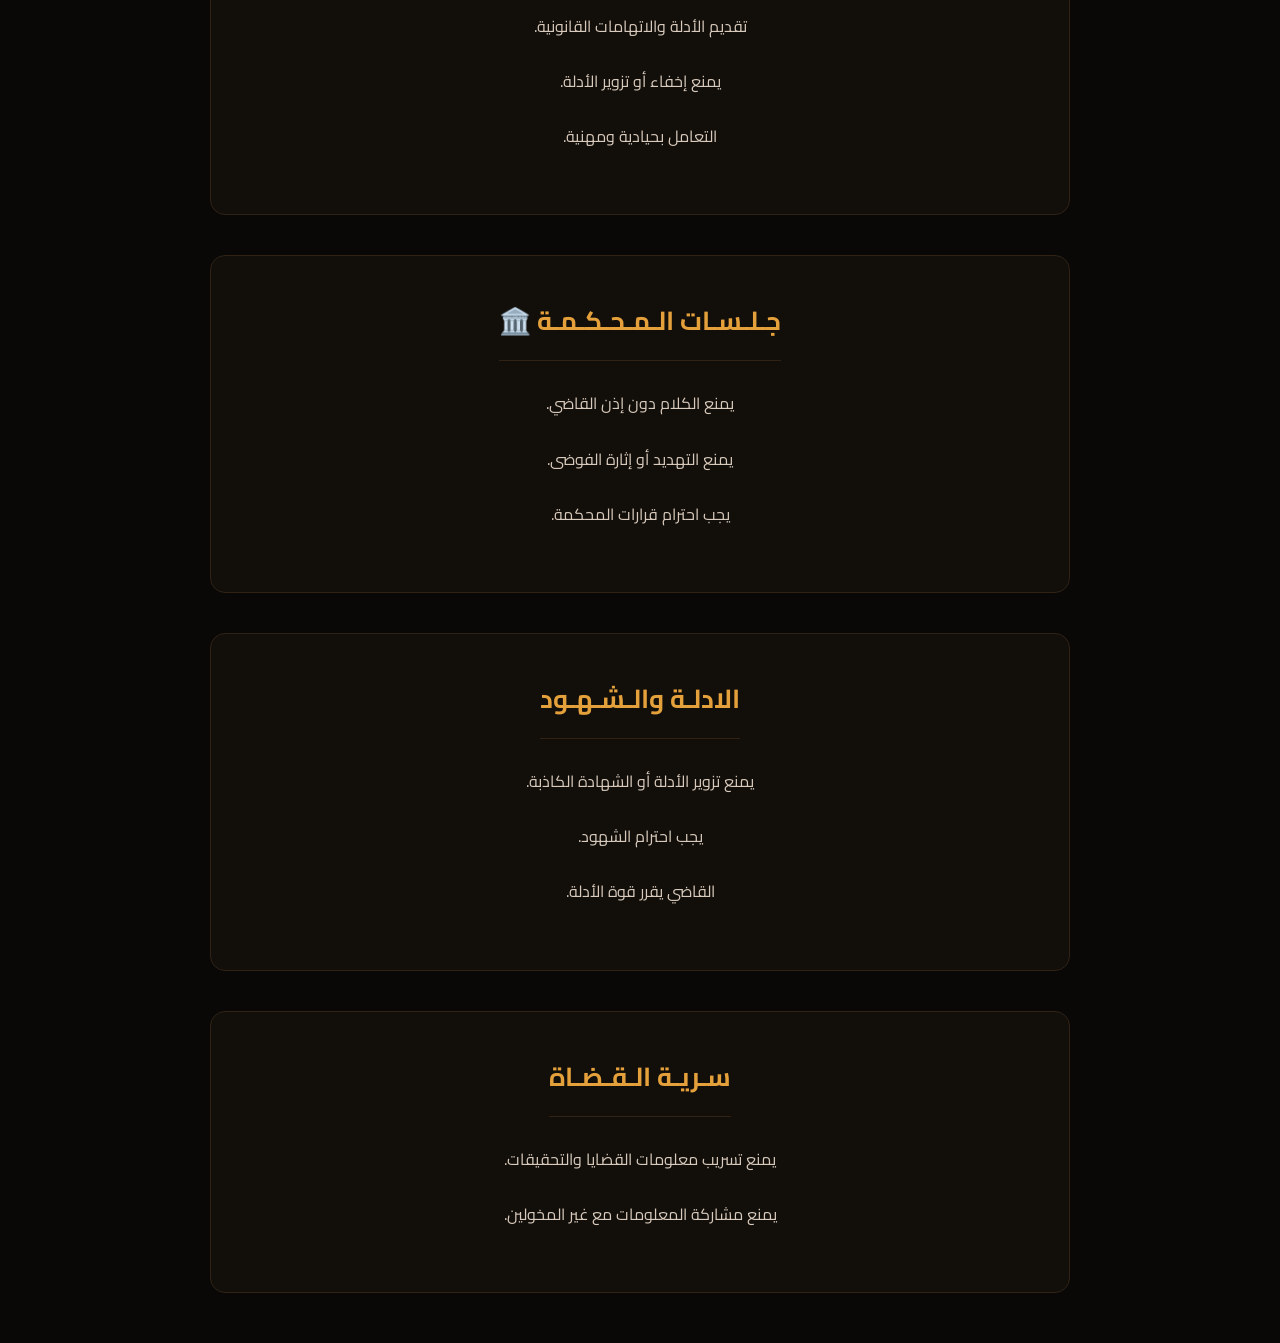
<file: pages/ministry-laws.html>
<!DOCTYPE html>
<html lang="ar" dir="rtl">

<head>
    <meta charset="UTF-8">
    <meta name="viewport" content="width=device-width, initial-scale=1.0">
    <title>قوانين وزارة العدل | وزارة العدل</title>
    <link rel="stylesheet" href="../css/style.css">

    <style>
        .constitution-container {
            max-width: 900px;
            margin: 50px auto;
            padding: 0 20px;
        }

        .constitution-section {
            background: #120e0a;
            border: 1px solid #302316;
            border-radius: 15px;
            padding: 40px;
            margin-bottom: 40px;
            text-align: center;
        }

        .constitution-section h2 {
            color: #e4a03b;
            font-size: 26px;
            margin-bottom: 25px;
            border-bottom: 1px solid #302316;
            padding-bottom: 15px;
            display: inline-block;
        }

        .constitution-item {
            margin-bottom: 20px;
            line-height: 2.2;
            color: #d8cbbd;
            font-size: 16px;
        }

        .constitution-item strong {
            color: #e4a03b;
            margin-left: 8px;
        }
    </style>
</head>

<body>

    <header class="navbar">
        <div class="nav-logo">
            <img src="../assets/logo.png" alt="وزارة العدل">
            <div>
                <strong>وزارة العدل</strong>
                <small>ريسبكت توب</small>
            </div>
        </div>

        <nav>
            <a href="../index.html">الرئيسية</a>
            <a href="constitution.html">دستور الدولة</a>
            <a href="ministry-laws.html" class="active">قوانين وزارة العدل</a>
        </nav>
    </header>

    <main class="constitution-container">
        <div class="application-header" style="text-align: center; margin-bottom: 40px;">
            <h1 style="color: #e4a03b; font-size: 40px;">قوانين وزارة العدل</h1>
            <p style="color: #958b80; margin-top: 10px;">اللوائح والتشريعات التنظيمية الخاصة بالعمل القضائي</p>
        </div>

        <div class="constitution-section">
            <h2>الالتزام والاحترام</h2>
            <div class="constitution-item">احترام الجميع ومنع إساءة استخدام المنصب.</div>
            <div class="constitution-item">الحفاظ على سرية القضايا والمعلومات.</div>
            <div class="constitution-item">يمنع التدخل في قضية دون صلاحية.</div>
        </div>

        <div class="constitution-section">
            <h2>الـقـضـاة ⚖️</h2>
            <div class="constitution-item">الحياد بين جميع الأطراف.</div>
            <div class="constitution-item">الاستماع للطرفين قبل الحكم.</div>
            <div class="constitution-item">الحكم يكون بناءً على الأدلة.</div>
            <div class="constitution-item">حفظ النظام داخل المحكمة.</div>
        </div>

        <div class="constitution-section">
            <h2>الـمـحـامـون 🧑‍💼</h2>
            <div class="constitution-item">الدفاع عن الموكل ضمن القانون.</div>
            <div class="constitution-item">الحفاظ على أسرار الموكل.</div>
            <div class="constitution-item">يمنع تزوير الأدلة أو تعطيل الجلسة.</div>
        </div>

        <div class="constitution-section">
            <h2>الادعـاء الـعـام</h2>
            <div class="constitution-item">تقديم الأدلة والاتهامات القانونية.</div>
            <div class="constitution-item">يمنع إخفاء أو تزوير الأدلة.</div>
            <div class="constitution-item">التعامل بحيادية ومهنية.</div>
        </div>

        <div class="constitution-section">
            <h2>جـلـسـات الـمـحـكـمـة 🏛️</h2>
            <div class="constitution-item">يمنع الكلام دون إذن القاضي.</div>
            <div class="constitution-item">يمنع التهديد أو إثارة الفوضى.</div>
            <div class="constitution-item">يجب احترام قرارات المحكمة.</div>
        </div>

        <div class="constitution-section">
            <h2>الادلـة والـشـهـود</h2>
            <div class="constitution-item">يمنع تزوير الأدلة أو الشهادة الكاذبة.</div>
            <div class="constitution-item">يجب احترام الشهود.</div>
            <div class="constitution-item">القاضي يقرر قوة الأدلة.</div>
        </div>

        <div class="constitution-section">
            <h2>سـريـة الـقـضـاة</h2>
            <div class="constitution-item">يمنع تسريب معلومات القضايا والتحقيقات.</div>
            <div class="constitution-item">يمنع مشاركة المعلومات مع غير المخولين.</div>
        </div>

    </main>

    <script src="../js/script.js"></script>
</body>

</html>
</file>
<file: css/style.css>
@import url('https://fonts.googleapis.com/css2?family=Cairo:wght@400;500;600;700;800;900&display=swap');

* {
    margin: 0;
    padding: 0;
    box-sizing: border-box;
}

body {
    font-family: 'Cairo', sans-serif;
    background: #090806;
    color: #fff;
}

a {
    text-decoration: none;
    color: inherit;
}


/* =========================
   LOADING SCREEN
========================= */

#loading-screen {
    position: fixed;
    inset: 0;
    z-index: 99999;

    background:
        radial-gradient(circle at center, #21170b 0%, #090806 65%);

    display: flex;
    align-items: center;
    justify-content: center;

    transition: opacity 0.8s ease, visibility 0.8s ease;
}

#loading-screen.hide {
    opacity: 0;
    visibility: hidden;
    pointer-events: none;
}

.loading-content {
    width: 90%;
    max-width: 500px;
    text-align: center;
}

.loading-logo {
    width: 190px;
    height: 190px;
    object-fit: contain;

    filter: drop-shadow(0 0 30px rgba(218, 143, 39, .45));

    animation: logoFloat 2s ease-in-out infinite;
}

.loading-content h1 {
    margin-top: 20px;

    color: #e6a13a;

    font-size: 36px;
    font-weight: 900;
}

.loading-content p {
    color: #d5c7b4;
    font-size: 16px;
}

.loading-line {
    width: 100%;
    height: 4px;

    background: #302315;

    border-radius: 20px;

    margin: 35px 0 15px;

    overflow: hidden;
}

.loading-progress {
    width: 0%;
    height: 100%;

    background: linear-gradient(
        90deg,
        #9b5d12,
        #e8a13b,
        #ffd071
    );

    animation: loading 2.5s forwards;
}

#loading-text {
    color: #a99b89;
    font-size: 13px;
}

@keyframes loading {
    from {
        width: 0%;
    }

    to {
        width: 100%;
    }
}

@keyframes logoFloat {
    0%, 100% {
        transform: translateY(0);
    }

    50% {
        transform: translateY(-8px);
    }
}


/* =========================
   WEBSITE
========================= */

#website {
    min-height: 100vh;
}


/* NAVBAR */

.navbar {
    position: sticky;
    top: 0;

    z-index: 1000;

    height: 85px;

    padding: 0 6%;

    display: flex;
    align-items: center;
    justify-content: space-between;

    background: rgba(10, 8, 6, .94);

    border-bottom: 1px solid rgba(224, 153, 54, .15);

    backdrop-filter: blur(15px);
}

.nav-logo {
    display: flex;
    align-items: center;
    gap: 12px;
}

.nav-logo img {
    width: 52px;
    height: 52px;
    object-fit: contain;
}

.nav-logo strong {
    display: block;

    color: #e9a13b;

    font-size: 17px;
}

.nav-logo small {
    color: #9e9487;
    font-size: 11px;
}

nav {
    display: flex;
    gap: 8px;
}

nav a {
    padding: 10px 18px;

    color: #aaa198;

    border-radius: 8px;

    transition: .3s;
}

nav a:hover,
nav a.active {
    color: #e5a13b;
    background: rgba(220, 147, 43, .08);
}

.discord-login {
    padding: 10px 20px;

    border: 1px solid #d9922d;

    border-radius: 8px;

    color: #e5a13b;

    transition: .3s;
}

.discord-login:hover {
    background: #d9922d;
    color: #100c08;
}


/* HERO */

.hero {
    min-height: 650px;

    padding: 80px 8%;

    display: flex;
    align-items: center;
    justify-content: space-between;

    background:
        radial-gradient(
            circle at 70% 50%,
            rgba(173, 101, 19, .12),
            transparent 35%
        );
}

.hero-content {
    max-width: 650px;
}

.badge {
    display: inline-block;

    padding: 6px 16px;

    border: 1px solid rgba(224, 153, 54, .4);

    border-radius: 30px;

    color: #e5a13b;

    font-size: 13px;
}

.hero h1 {
    margin-top: 20px;

    font-size: clamp(45px, 6vw, 80px);

    line-height: 1.15;

    font-weight: 900;
}

.hero h1 span {
    color: #e4a03b;
}

.hero p {
    margin-top: 25px;

    max-width: 600px;

    color: #aaa29a;

    line-height: 2;

    font-size: 16px;
}

.hero-buttons {
    display: flex;
    gap: 12px;

    margin-top: 35px;
}

.primary-btn,
.secondary-btn {
    padding: 13px 25px;

    border-radius: 8px;

    transition: .3s;
}

.primary-btn {
    background: #d9912c;
    color: #100c08;
    font-weight: 700;
}

.primary-btn:hover {
    transform: translateY(-3px);
    box-shadow: 0 10px 30px rgba(217, 145, 44, .2);
}

.secondary-btn {
    border: 1px solid #4a3b2a;
    color: #d8cbbd;
}

.secondary-btn:hover {
    border-color: #d9912c;
    color: #e5a13b;
}


/* LOGO */

.hero-logo {
    width: 420px;
    height: 420px;

    display: flex;
    align-items: center;
    justify-content: center;
}

.logo-circle img {
    width: 370px;

    filter:
        drop-shadow(0 0 25px rgba(224, 153, 54, .2));
}


/* STATS */

.stats {
    padding: 20px 8% 80px;

    display: grid;

    grid-template-columns:
        repeat(4, 1fr);

    gap: 18px;
}

.stat-card {
    padding: 30px;

    text-align: center;

    background: #100d09;

    border: 1px solid #2c2115;

    border-radius: 12px;

    transition: .3s;
}

.stat-card:hover {
    transform: translateY(-5px);

    border-color: #9d671e;
}

.stat-card h2 {
    color: #e4a03b;
    font-size: 30px;
}

.stat-card p {
    color: #958b80;
    margin-top: 5px;
}


/* ABOUT */

.about {
    padding: 80px 8%;

    background: #0d0a07;
}

.section-title {
    text-align: center;

    margin-bottom: 50px;
}

.section-title span {
    color: #b27527;

    font-size: 12px;

    letter-spacing: 4px;
}

.section-title h2 {
    margin-top: 5px;

    font-size: 35px;
}

.about-grid {
    display: grid;

    grid-template-columns:
        repeat(3, 1fr);

    gap: 20px;
}

.about-card {
    padding: 35px;

    background: #120e0a;

    border: 1px solid #2c2115;

    border-radius: 12px;

    transition: .3s;
}

.about-card:hover {
    transform: translateY(-5px);
    border-color: #a56d22;
}

.icon {
    font-size: 35px;
    margin-bottom: 15px;
}

.about-card h3 {
    color: #e2a03b;
}

.about-card p {
    margin-top: 12px;

    color: #948b80;

    line-height: 1.9;
}


/* FOOTER */

footer {
    min-height: 120px;

    padding: 25px 8%;

    display: flex;

    align-items: center;

    justify-content: space-between;

    background: #080705;

    border-top: 1px solid #251c12;
}

footer img {
    width: 55px;
}

footer strong {
    color: #d99a3a;
}

footer p,
footer span {
    color: #746d64;
    font-size: 12px;
}


/* MOBILE */

@media (max-width: 850px) {

    .navbar {
        padding: 15px 5%;
        height: auto;

        flex-wrap: wrap;

        gap: 15px;
    }

    nav {
        order: 3;
        width: 100%;

        justify-content: center;
    }

    .hero {
        padding-top: 50px;

        flex-direction: column;

        text-align: center;
    }

    .hero p {
        margin-left: auto;
        margin-right: auto;
    }

    .hero-buttons {
        justify-content: center;
        flex-wrap: wrap;
    }

    .hero-logo {
        width: 300px;
        height: 300px;
        margin-top: 40px;
    }

    .logo-circle img {
        width: 270px;
    }

    .stats {
        grid-template-columns:
            repeat(2, 1fr);
    }

    .about-grid {
        grid-template-columns: 1fr;
    }

    footer {
        flex-direction: column;
        gap: 15px;
        text-align: center;
    }
}
</file>
